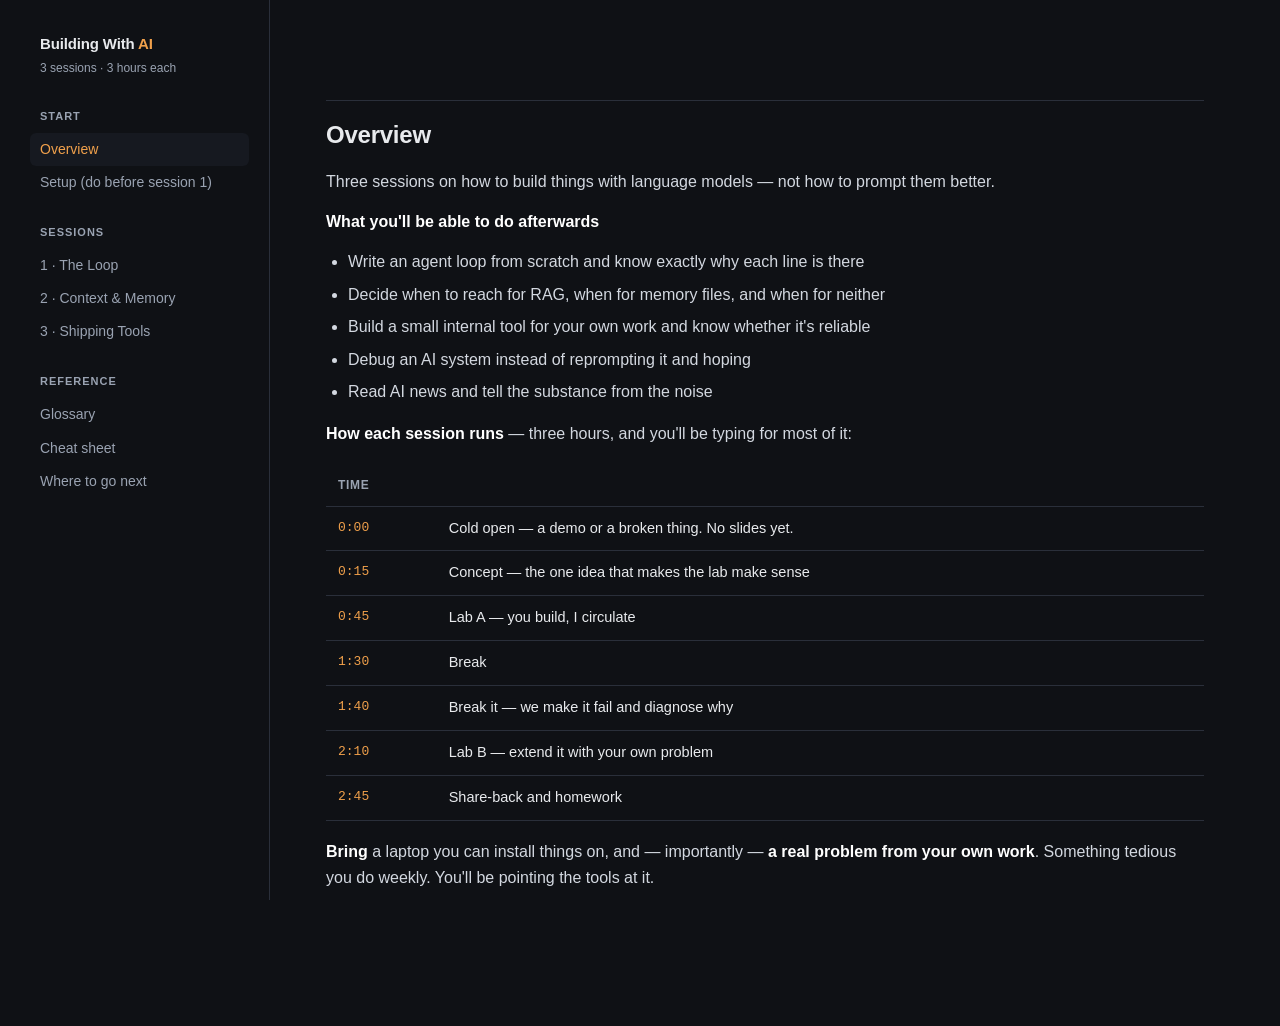
<file: course-legacy.html>
<!DOCTYPE html>
<html lang="en">
<head>
<meta charset="utf-8">
<meta name="viewport" content="width=device-width, initial-scale=1">
<title>Building With AI — a 3-session workshop</title>
<style>
  :root{
    --bg:#0f1115; --panel:#161920; --panel2:#1c2029; --line:#2a2f3a;
    --ink:#e8eaed; --dim:#9aa3b2; --accent:#f0a04b; --accent2:#7dd3a8;
    --code:#0b0d11; --mono:ui-monospace,SFMono-Regular,"SF Mono",Menlo,Consolas,monospace;
  }
  *{box-sizing:border-box}
  html{scroll-behavior:smooth}
  body{
    margin:0; background:var(--bg); color:var(--ink);
    font:16px/1.65 -apple-system,BlinkMacSystemFont,"Segoe UI",Inter,Roboto,sans-serif;
    -webkit-font-smoothing:antialiased;
  }
  a{color:var(--accent); text-decoration:none}
  a:hover{text-decoration:underline}

  /* layout */
  .wrap{display:flex; max-width:1240px; margin:0 auto; gap:0}
  nav{
    width:250px; flex:0 0 250px; padding:32px 20px; position:sticky; top:0;
    height:100vh; overflow-y:auto; border-right:1px solid var(--line);
  }
  main{flex:1; min-width:0; padding:48px 56px 120px}
  @media(max-width:900px){
    .wrap{flex-direction:column}
    nav{width:100%; flex:none; height:auto; position:static; border-right:none; border-bottom:1px solid var(--line)}
    main{padding:32px 20px 80px}
  }

  /* nav */
  .brand{font-weight:700; font-size:15px; letter-spacing:-.01em; margin-bottom:2px}
  .brand span{color:var(--accent)}
  .brand-sub{font-size:12px; color:var(--dim); margin-bottom:28px}
  nav h4{font-size:11px; text-transform:uppercase; letter-spacing:.09em; color:var(--dim); margin:24px 0 8px; font-weight:600}
  nav a{display:block; padding:5px 10px; margin-left:-10px; color:var(--dim); font-size:14px; border-radius:6px}
  nav a:hover{background:var(--panel); color:var(--ink); text-decoration:none}
  nav a.on{color:var(--accent); background:var(--panel)}

  /* type */
  h1{font-size:34px; line-height:1.2; letter-spacing:-.02em; margin:0 0 12px}
  h2{font-size:24px; letter-spacing:-.01em; margin:52px 0 14px; padding-top:14px; border-top:1px solid var(--line)}
  h3{font-size:17px; margin:30px 0 8px}
  h4{font-size:15px; margin:24px 0 6px; color:var(--dim)}
  p{margin:0 0 14px; color:#d3d8e0}
  .lede{font-size:18px; color:var(--dim); margin-bottom:8px}
  ul,ol{margin:0 0 16px; padding-left:22px; color:#d3d8e0}
  li{margin-bottom:6px}
  strong{color:#fff; font-weight:600}
  em{color:var(--accent2); font-style:normal}
  hr{border:0; border-top:1px solid var(--line); margin:40px 0}

  /* components */
  .kicker{font-size:12px; text-transform:uppercase; letter-spacing:.11em; color:var(--accent); font-weight:600; margin-bottom:8px}
  .card{background:var(--panel); border:1px solid var(--line); border-radius:10px; padding:18px 20px; margin:18px 0}
  .card h3{margin-top:0}
  .note{border-left:3px solid var(--accent); background:var(--panel); padding:14px 18px; margin:20px 0; border-radius:0 8px 8px 0}
  .note strong{color:var(--accent)}
  .big{border-left:3px solid var(--accent2); background:var(--panel); padding:16px 20px; margin:24px 0; border-radius:0 8px 8px 0; font-size:17px}
  .big strong{color:var(--accent2)}
  blockquote{border-left:3px solid var(--accent); background:var(--panel); margin:22px 0;
  padding:14px 20px; border-radius:0 8px 8px 0}
  blockquote p{margin:0 0 8px}blockquote p:last-child{margin:0}

  pre{background:var(--code); border:1px solid var(--line); border-radius:8px; padding:16px; overflow-x:auto; margin:16px 0}
  code{font-family:var(--mono); font-size:13.5px}
  p code,li code,td code{background:var(--panel2); padding:1.5px 5px; border-radius:4px; font-size:13px; color:var(--accent2)}
  pre code{color:#cdd6e4}

  table{width:100%; border-collapse:collapse; margin:18px 0; font-size:14.5px}
  th,td{text-align:left; padding:10px 12px; border-bottom:1px solid var(--line); vertical-align:top}
  th{color:var(--dim); font-size:12px; text-transform:uppercase; letter-spacing:.06em; font-weight:600}
  td:first-child{white-space:nowrap; color:var(--accent); font-family:var(--mono); font-size:13px}

  .run{display:grid; grid-template-columns:76px 1fr; gap:0 18px; margin:18px 0}
  .run dt{font-family:var(--mono); font-size:13px; color:var(--accent); padding:9px 0; border-top:1px solid var(--line)}
  .run dd{margin:0; padding:9px 0; border-top:1px solid var(--line)}
  .run dd b{display:block; color:#fff; font-weight:600}
  .run dd span{color:var(--dim); font-size:14px}

  .pill{display:inline-block; font-size:11px; padding:3px 9px; border-radius:999px; background:var(--panel2); color:var(--dim); margin-right:6px; border:1px solid var(--line)}
  .grid2{display:grid; grid-template-columns:1fr 1fr; gap:16px; margin:18px 0}
  @media(max-width:700px){.grid2{grid-template-columns:1fr}}
  .vs{background:var(--panel); border:1px solid var(--line); border-radius:10px; padding:16px 18px}
  .vs h4{margin:0 0 10px; font-size:14px}
  .vs.bad h4{color:#e07a7a}
  .vs.good h4{color:var(--accent2)}
  .vs ul{margin:0; padding-left:18px; font-size:14.5px}

  footer{margin-top:70px; padding-top:24px; border-top:1px solid var(--line); color:var(--dim); font-size:13px}
  section{display:none}
  section.on{display:block}

</style>
</head>
<body>
<div class="wrap">

<nav>
  <div class="brand">Building With <span>AI</span></div>
  <div class="brand-sub">3 sessions · 3 hours each</div>

  <h4>Start</h4>
  <a href="#home">Overview</a>
  <a href="#setup">Setup (do before session 1)</a>

  <h4>Sessions</h4>
  <a href="#s1">1 · The Loop</a>
  <a href="#s2">2 · Context &amp; Memory</a>
  <a href="#s3">3 · Shipping Tools</a>

  <h4>Reference</h4>
  <a href="#glossary">Glossary</a>
  <a href="#cheat">Cheat sheet</a>
  <a href="#further">Where to go next</a>
</nav>


<main>
<section id="home" class="on">
<h2 id="overview">Overview</h2>
<p>Three sessions on how to build things with language models — not how to prompt them better.</p>
<p><strong>What you'll be able to do afterwards</strong></p>
<ul>
<li>Write an agent loop from scratch and know exactly why each line is there</li>
<li>Decide when to reach for RAG, when for memory files, and when for neither</li>
<li>Build a small internal tool for your own work and know whether it's reliable</li>
<li>Debug an AI system instead of reprompting it and hoping</li>
<li>Read AI news and tell the substance from the noise</li>
</ul>
<p><strong>How each session runs</strong> — three hours, and you'll be typing for most of it:</p>
<table>
<thead>
<tr>
<th>Time</th>
<th></th>
</tr>
</thead>
<tbody>
<tr>
<td>0:00</td>
<td>Cold open — a demo or a broken thing. No slides yet.</td>
</tr>
<tr>
<td>0:15</td>
<td>Concept — the one idea that makes the lab make sense</td>
</tr>
<tr>
<td>0:45</td>
<td>Lab A — you build, I circulate</td>
</tr>
<tr>
<td>1:30</td>
<td>Break</td>
</tr>
<tr>
<td>1:40</td>
<td>Break it — we make it fail and diagnose why</td>
</tr>
<tr>
<td>2:10</td>
<td>Lab B — extend it with your own problem</td>
</tr>
<tr>
<td>2:45</td>
<td>Share-back and homework</td>
</tr>
</tbody>
</table>
<p><strong>Bring</strong> a laptop you can install things on, and — importantly — <strong>a real problem from your own work</strong>. Something tedious you do weekly. You'll be pointing the tools at it.</p>

</section>

<section id="setup">
<h2 id="setup-do-this-before-session-1">Setup — do this before session 1</h2>
<p>Twenty minutes at home. Please don't skip it; we lose a third of session 1 otherwise.</p>
<h3 id="what-is-a-terminal">What is a Terminal?</h3>
<p>You're going to use the "Terminal" or "Command Prompt" a lot today. If you've never used one, it's just a text-based way to talk to your computer instead of clicking buttons.
- On a Mac: open Spotlight (Cmd + Space), type "Terminal", and hit enter.
- On Windows: open the Start menu, type "PowerShell", and hit enter.</p>
<h3 id="1-python-310">1. Python 3.10+</h3>
<pre><code class="language-bash">python3 --version
</code></pre>
<p>If that fails or shows something older, install from python.org (or <code>brew install python</code> on a Mac).</p>
<h3 id="2-an-api-key">2. An API key</h3>
<p>An API key is like a paid password for the AI model. We put it in an "environment variable" so our code can use it without us having to paste it into the code itself.</p>
<p>Create one at console.anthropic.com and put $5 on it — far more than this course will use.</p>
<pre><code class="language-bash"># macOS / Linux — add to ~/.zshrc or ~/.bashrc so it persists
export ANTHROPIC_API_KEY=sk-ant-your-key-here

# Windows PowerShell
setx ANTHROPIC_API_KEY &quot;sk-ant-your-key-here&quot;
</code></pre>
<blockquote>
<p><strong>Never</strong> paste a key into a file you might commit, or into a chat window. Keys leak from screenshots more often than from hacks. If you leak one, revoke it in the console — ten seconds, costs nothing.</p>
</blockquote>
<h3 id="3-packages">3. Packages</h3>
<pre><code class="language-bash">cd ai-course
python3 -m pip install -r requirements.txt
</code></pre>
<p>If that fails:</p>
<pre><code class="language-bash">python3 -m pip install anthropic
python3 -m pip install sentence-transformers   # session 2, ~90MB, install ahead of time
</code></pre>
<h3 id="4-the-lab-files">4. The lab files</h3>
<p>Download <code>ai-course/</code>, then check it works:</p>
<pre><code class="language-bash">cd ai-course
python3 labs/lab1_loop.py &quot;list the files you can see&quot;
</code></pre>
<p><strong>What success looks like:</strong> You should see a trace of the agent's thought process, a line saying <code>-&gt; list_files()</code>, and finally an answer listing the files in the directory. If you see that, you're done.</p>
<h3 id="5-obsidian-session-2">5. Obsidian (session 2)</h3>
<p>Free from obsidian.md. Create a vault with a few notes, <strong>real ones if you're comfortable</strong> — searching your own material is far more instructive than dummy text. Ten notes is plenty.</p>
<p>If you do not have notes you can use for session 2, the folder includes <code>sample-vault/</code>:</p>
<pre><code class="language-bash">python3 labs/lab2_rag.py --vault sample-vault --show &quot;what blocked onboarding?&quot;
</code></pre>
<h3 id="troubleshooting-before-you-panic">Troubleshooting: Before you panic</h3>
<p>If things break, don't worry. Check this list first:
- <strong><code>ModuleNotFoundError: No module named 'anthropic'</code></strong>: You didn't install the packages, or you installed them for a different version of Python. Run <code>python3 -m pip install anthropic</code>.
- <strong><code>AuthenticationError</code> or <code>401</code></strong>: Your API key is wrong, or you forgot to run the <code>export</code> command in the <em>current</em> terminal window. Run <code>echo $ANTHROPIC_API_KEY</code> to check if it's set.
- <strong><code>Command not found: python3</code></strong>: Python isn't installed properly. If you're on Windows, try just <code>python</code> instead of <code>python3</code>.</p>
<p>If you get stuck, message me before the session rather than showing up broken.</p>
<hr />

</section>

<section id="s1">
<h2 id="session-1-the-loop">Session 1 — The Loop</h2>
<p><em>By the end of this session, you will have built a working AI agent in ~40 lines of code and understood exactly why every line is there.</em></p>
<h3 id="the-beginner-build-box">The Beginner Build Box</h3>
<p>Before we write code, we need to understand what an AI agent actually <em>does</em>. Open the <strong><a href="workshop.html">Workshop Console</a></strong> (or run <code>node server.js</code> in the <code>ai-course</code> folder and visit <code>http://localhost:8000</code>).</p>
<p>This is a visual "Build Box" that abstracts away the code. It teaches you the core workflow:
1. <strong>Goal:</strong> What you want to achieve.
2. <strong>System Rules:</strong> How the AI should behave.
3. <strong>Context / Notes:</strong> Information the AI needs to know to do the job.
4. <strong>Acceptance Checks:</strong> How you define "done".</p>
<p>Run a job in the Build Box and watch the terminal trace on the right. You'll see the AI plan, draft, check, and finalize. That workflow is the secret to building reliable AI tools. When you run a loop in Python, you're just doing exactly what the Build Box did automatically.</p>
<h3 id="cold-open-the-same-question-five-times">Cold open: the same question, five times</h3>
<p>We ask a model the same question five times and watch the answers differ. This is not a bug and it never goes away. Every design decision in this course exists because <strong>the thing you're building on is non-deterministic</strong>.</p>
<p>If you take one habit from today: <em>run it more than once before you believe it.</em></p>
<h3 id="what-a-model-actually-is">What a model actually is</h3>
<p>Strip the mystique and you have a function:</p>
<pre><code>text in -&gt; probability distribution over the next token -&gt; sample one -&gt; repeat
</code></pre>
<p>Consequences that matter, in order of how often they bite people:</p>
<ul>
<li><strong>It has no memory.</strong> None. A "conversation" is your app resending the entire transcript every turn. When ChatGPT remembers your name, some code stored that and pasted it back in. You'll write that code today.</li>
<li><strong>The context window is the whole world.</strong> If it's not in the prompt, it doesn't exist to the model — no matter how true or important it is.</li>
<li><strong>It can't do anything.</strong> A model emits text. It cannot read your file or send your email unless you wrote a function that does that and wired it up.</li>
<li><strong>Same input, different output.</strong> See above. Plan for it.</li>
</ul>
<blockquote>
<p><strong>Tokens:</strong> models see chunks of characters, not words — roughly 4 characters per token in English. Useful because you pay per token, latency scales with tokens, and the context window is measured in them. It also explains the classic party-trick failures: counting letters in a word is hard when you can't see letters.</p>
</blockquote>
<h3 id="the-main-event-recursive-prompting-vs-a-loop">The main event: recursive prompting vs a loop</h3>
<p><strong>Recursive prompting — you are the loop</strong></p>
<ol>
<li>Ask the model something</li>
<li>Read the answer</li>
<li>Copy it into a terminal or a doc</li>
<li>Copy the result back into the chat</li>
<li>"That's not quite right, try again"</li>
<li>Repeat until it's good or you give up</li>
</ol>
<p><strong>An agent loop — code is the loop</strong></p>
<ol>
<li>Give the model a goal and some tools</li>
<li>It requests a tool call</li>
<li><em>Your code runs it</em></li>
<li><em>Your code feeds the result back</em></li>
<li>Repeat until it stops asking</li>
<li>Go do something else meanwhile</li>
</ol>
<p>The difference isn't convenience. Three things change qualitatively:</p>
<ul>
<li><strong>It can react to what it finds.</strong> With copy-paste <em>you</em> decide the next step. In a loop the model sees the actual output — the real error, the real file contents — and adapts. You never wrote that branching logic.</li>
<li><strong>It runs while you don't.</strong> Twenty steps at 3am is the same effort as one.</li>
<li><strong>It's a program.</strong> Programs can be versioned, tested, scheduled, and handed to a colleague. Your clipboard technique can't.</li>
</ul>
<p><strong>The loop, in full:</strong></p>
<pre><code class="language-python">while True:
    response = model(messages, tools)
    messages.append(response)

    if response.stop_reason != &quot;tool_use&quot;:
        break                      # model has nothing left to ask for

    for call in response.tool_calls:
        result = run(call)         # YOUR code, YOUR permissions
        messages.append(result)    # goes back in as a user turn
</code></pre>
<p>That is the architecture behind every coding agent, research agent, and "autonomous" product you've read about. The rest is tools, prompts, and guardrails.</p>
<h3 id="lab-a-build-the-loop">Lab A — build the loop</h3>
<p>Open <code>lab1_loop.py</code>. <strong>Read it top to bottom before running anything</strong> — it's short and every line earns its place.</p>
<pre><code class="language-bash">python3 labs/lab1_loop.py &quot;Read notes.txt and write actions.md with only the items needing a decision&quot;
</code></pre>
<p>Then exercises 1–3 in the file. Exercise 1 is the one to actually do: delete the file the agent needs and watch it recover from a situation you never coded for.</p>
<h3 id="now-break-it">Now break it</h3>
<p>Failures are the curriculum.</p>
<table>
<thead>
<tr>
<th>Break</th>
<th>What you should learn</th>
</tr>
</thead>
<tbody>
<tr>
<td><code>max_turns = 2</code></td>
<td>Loops need limits, and hitting the limit must fail <em>visibly</em>. Silent truncation is how agents lie to you.</td>
</tr>
<tr>
<td>Tool always errors</td>
<td>Errors belong in the transcript, not as exceptions. The model reads them and routes around them.</td>
</tr>
<tr>
<td>Vague tool description</td>
<td>Tool descriptions <em>are</em> prompt engineering. Most "the agent is dumb" problems are "my tool description was ambiguous."</td>
</tr>
<tr>
<td>Run same task 3×</td>
<td>Different paths, same-ish result. Now imagine debugging this from a screenshot a colleague sent you.</td>
</tr>
<tr>
<td>Delete the sandbox check</td>
<td>Ask it to read <code>../../.ssh/id_rsa</code>. The prompt is not a security boundary. The <em>tool</em> is.</td>
</tr>
</tbody>
</table>
<blockquote>
<p><strong>Rule worth writing down:</strong> never enforce a constraint in the prompt that you could enforce in the tool. Prompts are requests. Code is a boundary.</p>
</blockquote>
<h3 id="lab-b-your-own-tool">Lab B — your own tool</h3>
<p>Add one tool relevant to your actual work. Ideas that fit in 30 minutes:</p>
<ul>
<li><code>search_files(query)</code> — grep across a folder</li>
<li><code>run_sql(query)</code> — read-only, against a local SQLite file</li>
<li><code>fetch_url(url)</code> — pull a page and strip the tags</li>
<li><code>send_slack(channel, text)</code> — with a dry-run flag, obviously</li>
</ul>
<p>Then give the agent a task that <em>needs</em> two tools in sequence. That's when it stops feeling like a chatbot.</p>
<h3 id="homework">Homework</h3>
<p>Point your loop at one real, tedious thing from your week. Bring it to session 2 — <strong>especially if it failed.</strong> Failures make better teaching than successes.</p>

</section>

<section id="s2">
<h2 id="session-2-context-memory">Session 2 — Context &amp; Memory</h2>
<p><em>By the end of this session, you will know how to give an AI access to your own private documents, and how to build a memory system that remembers facts across sessions.</em></p>
<p><em>The model only knows what's in front of it. Your job is deciding what goes there.</em></p>
<h3 id="cold-open-your-homework-debugged-live">Cold open: your homework, debugged live</h3>
<p>Two volunteers. We look at what actually went into the context window when it failed. Nine times out of ten the fix is there and not in the prompt wording.</p>
<h3 id="context-engineering">Context engineering</h3>
<p>"Prompt engineering" undersells it. In a real system the prompt is assembled at runtime from many sources, and the assembly is the engineering:</p>
<pre><code>[ system prompt      ]  who it is, what it must never do
[ tool definitions   ]  what it can do
[ retrieved chunks   ]  facts pulled for THIS question      &lt;- RAG
[ memory             ]  durable facts about this user
[ conversation       ]  what's been said so far
[ the actual question]
</code></pre>
<p>Two constraints shape everything:</p>
<ul>
<li><strong>Space.</strong> The window is finite, and cost and latency both scale with what you put in it.</li>
<li><strong>Attention.</strong> More context is not better. Bury the important line among forty irrelevant ones and the model will miss it — the same way you would. The degradation on long, cluttered contexts is often called <em>context rot</em>. Precision beats volume.</li>
</ul>
<blockquote>
<p><strong>The whole game:</strong> get the right few thousand tokens into the window, and as little else as possible.</p>
</blockquote>
<h3 id="rag-demystified">RAG, demystified</h3>
<p>Retrieval-Augmented Generation is one sentence: <strong>search for relevant text, paste it into the prompt, ask the question.</strong> That's the entire idea. Intimidating name, about fifteen lines of core logic.</p>
<pre><code>question -&gt; search your documents -&gt; top 5 chunks -&gt; stuff into prompt -&gt; answer
</code></pre>
<p>The interesting part: <em>search</em> is where all the difficulty lives, and search is a well-understood forty-year-old discipline with nothing to do with AI.</p>
<p><strong>Chunking — the decision nobody talks about.</strong> You can't retrieve whole documents, so you split them. How you split determines your ceiling; no embedding model rescues bad chunks.</p>
<ul>
<li><strong>Too small:</strong> precise matches, but the retrieved piece lacks the context to be useful</li>
<li><strong>Too big:</strong> full of context, but one relevant sentence gets diluted by nine irrelevant ones</li>
<li><strong>Best default:</strong> split on structure a human already put there — headings, sections, slides. In a notes vault a <code>##</code> heading is a free semantic boundary. Use it.</li>
</ul>
<p><strong>Two ways to search, and neither wins:</strong></p>
<table>
<thead>
<tr>
<th></th>
<th>Keyword (BM25)</th>
<th>Embeddings</th>
</tr>
</thead>
<tbody>
<tr>
<td>finds</td>
<td>exact words, rare terms</td>
<td>similar meaning</td>
</tr>
<tr>
<td>great at</td>
<td>names, IDs, error codes, jargon</td>
<td>vague or fuzzy questions</td>
</tr>
<tr>
<td>fails at</td>
<td>synonyms — "salary" misses "compensation"</td>
<td>exact strings — invoice #4471</td>
</tr>
<tr>
<td>cost</td>
<td>free, instant, no deps</td>
<td>needs a model, an index, maintenance</td>
</tr>
</tbody>
</table>
<p>Most teams jump straight to a vector database and never try keyword search. For a few thousand documents BM25 is often as good, and it's twenty lines with no infrastructure. <strong>Try the boring thing first.</strong> Production systems typically run both and merge.</p>
<h3 id="lab-a-rag-over-your-own-notes">Lab A — RAG over your own notes</h3>
<pre><code class="language-bash">python3 labs/lab2_rag.py --vault ~/YourVault &quot;what did I decide about X?&quot;
python3 labs/lab2_rag.py --vault ~/YourVault --mode embed &quot;what did I decide about X?&quot;
</code></pre>
<p>Exercises 1–3. Exercise 3 is the important one: find a question the system answers <em>confidently and wrongly</em>, then use <code>--show</code> to inspect what was retrieved.</p>
<blockquote>
<p><strong>What you'll find:</strong> the retrieval was bad, not the model. Most complaints about hallucination in RAG systems are complaints about search quality wearing a costume.</p>
</blockquote>
<h3 id="memory">Memory</h3>
<p>RAG answers "what do my documents say?". Memory answers "what do you know about <em>me</em>?". Different problem: memory is small, written by the assistant, and must survive across sessions.</p>
<p>There are two main patterns for giving an AI agent persistent memory: using raw markdown files, and using an integrated service like GBrain.</p>
<h3 id="pattern-1-obsidian-files-and-folders">Pattern 1: Obsidian (Files and Folders)</h3>
<p>For personal and small-team memory, markdown files in a folder beat a database on nearly every axis that matters:
- You can <strong>read them</strong>. Try inspecting what a memory product decided to store about you.
- You can <strong>edit them</strong> when they're wrong — with a text editor, right now.
- <code>git diff</code> shows exactly what your assistant learned this week.
- They're yours. No lock-in, readable in 2040.</p>
<p><strong>Obsidian</strong> is a local-first markdown knowledge base that provides a lovely front end for these files.
- <strong>What it is:</strong> A free tool to read, write, and link markdown files.
- <strong>Install:</strong> Download from <a href="https://obsidian.md">obsidian.md</a> or run <code>brew install --cask obsidian</code> on Mac.
- <strong>How to use it:</strong> Create a "vault" (which is just a folder on your computer). Then point our Python agent at that folder using <code>export MEMORY_DIR=~/path/to/your/vault</code>. The agent will read and write <code>.md</code> files right into your vault.</p>
<h3 id="pattern-2-gbrain-managed-memory">Pattern 2: GBrain (Managed Memory)</h3>
<p>If you are building in the Google ecosystem, <strong>GBrain</strong> (Gemini's long-term context memory system) offers a managed alternative.
- <strong>What it is:</strong> Instead of reading and writing raw <code>.md</code> files, the Gemini model inherently remembers context, preferences, and facts about you across sessions.
- <strong>How to use it:</strong> When using Gemini, you can often reference your "brain" or <code>@gemini</code> to pull in long-term context.
- <strong>The Tradeoff:</strong> GBrain is effortless and scales well, but it is less manually inspectable than opening a markdown file.</p>
<p><em>Which should you use?</em> Start with files (Obsidian) so you can physically see how memory works. Graduate to managed services (GBrain) when managing the files becomes tedious.</p>
<h3 id="three-rules-that-make-memory-work">Three rules that make memory work</h3>
<ul>
<li><strong>Write self-contained sentences.</strong> "Caleb decided on usage-based pricing", never "he decided on that". Memory is read out of context by definition.</li>
<li><strong>Date everything.</strong> Undated memory rots invisibly — you can't tell a current fact from a superseded one.</li>
<li><strong>Retrieval discipline beats storage.</strong> Memory that never gets looked up is a diary. The system prompt telling it <em>when to search</em> matters more than the tools.</li>
</ul>
<h3 id="lab-b-memory-in-your-vault">Lab B — memory in your vault</h3>
<pre><code class="language-bash">export MEMORY_DIR=~/YourVault/memory
python3 labs/lab3_memory.py &quot;we're going with usage-based pricing, decided today&quot;
python3 labs/lab3_memory.py &quot;what did I decide about pricing?&quot;
</code></pre>
<p>Separate processes, no shared context — the second command only works because of what the first wrote to disk. Then <strong>open the folder and read the files.</strong></p>
<p>Exercise 2 is where it gets real: contradict yourself and watch memory become self-inconsistent. Every memory system faces this. There's no clean answer, which is the point.</p>
<h3 id="homework_1">Homework</h3>
<p>Run the memory agent for a week of real use. Bring the folder to session 3. It'll be messier than you expect, and that mess is session 3's opening.</p>

</section>

<section id="s3">
<h2 id="session-3-shipping-internal-tools">Session 3 — Shipping Internal Tools</h2>
<p><em>By the end of this session, you will understand the difference between a flaky demo and a reliable tool, and you will build a complete workflow for your own job.</em></p>
<p><em>The distance between a demo that works and a tool people trust.</em></p>
<h3 id="cold-open-a-week-of-memory">Cold open: a week of memory</h3>
<p>We look at someone's real memory folder after a week. Duplicates, stale facts, junk topics. Nothing was broken — this is what unmaintained AI systems look like, and it's why the rest of today is about the unglamorous parts.</p>
<blockquote>
<p><strong>The gap:</strong> a demo needs to work once, for you, with you watching. An internal tool needs to work most times, for people who won't notice when it's wrong. That second requirement is a completely different engineering problem.</p>
</blockquote>
<h3 id="evals">Evals</h3>
<p>An eval is a list of inputs and what a correct output looks like. That's it. You don't need a framework; you need to write down what "correct" means, which is genuinely hard and is precisely why people skip it.</p>
<p>Without evals you're doing this: change the prompt, try one example, it looks better, ship it. You have no idea if you improved anything or broke three other cases.</p>
<p><strong>What makes a suite good:</strong></p>
<ul>
<li><strong>Hard cases, not easy ones.</strong> Ten nasty examples beat a hundred obvious ones. Ambiguous inputs, multi-issue inputs, the polite email that's actually an emergency.</li>
<li><strong>Run each case several times.</strong> Non-determinism means a case can pass at 60%. A suite that runs each case once will lie to you with a straight face.</li>
<li><strong>Write them before you tune</strong>, or you'll unconsciously write tests your current prompt already passes.</li>
<li><strong>Anything under 100% is a defect</strong>, not noise.</li>
</ul>
<h3 id="lab-a-the-eval-harness">Lab A — the eval harness</h3>
<pre><code class="language-bash">python3 labs/lab4_eval.py
</code></pre>
<p>Note the score, then improve the prompt to raise it. Then do exercise 3: add the reasonable-sounding instruction <em>"always err on the side of high urgency so nothing gets missed"</em> and watch the score drop. That moment — an obviously-good change measurably making things worse — is the argument for the whole practice.</p>
<p>Then add three cases from your own domain. Notice how hard it is to write down what correct means. That difficulty <em>is</em> the work.</p>
<h3 id="guardrails">Guardrails</h3>
<p>Assume the model will occasionally do the wrong thing, because it will. Design so that's survivable.</p>
<table>
<thead>
<tr>
<th>Principle</th>
<th>In practice</th>
</tr>
</thead>
<tbody>
<tr>
<td>least privilege</td>
<td>Read-only DB user. Scoped API token. A folder, not a filesystem.</td>
</tr>
<tr>
<td>reversible</td>
<td>Draft, don't send. Stage, don't commit. Soft delete.</td>
</tr>
<tr>
<td>human gate</td>
<td>Anything that spends money, emails a customer, or deletes data.</td>
</tr>
<tr>
<td>constrain in code</td>
<td>If the tool can't do it, no prompt injection can make it happen.</td>
</tr>
<tr>
<td>log everything</td>
<td>Full transcripts. When it misbehaves you need to see what it saw.</td>
</tr>
<tr>
<td>budget the loop</td>
<td>Turn limits, token limits, timeouts. Runaway loops are expensive.</td>
</tr>
</tbody>
</table>
<blockquote>
<p><strong>Prompt injection:</strong> if your agent reads untrusted text — web pages, incoming email, user uploads — assume that text can contain instructions and that the model may follow them. There's no reliable prompt-level fix. The mitigation is architectural: limit what the tools can do, and gate anything irreversible behind a human.</p>
</blockquote>
<h3 id="mcp-briefly">MCP, briefly</h3>
<p>You wrote tools by hand in session 1. MCP (Model Context Protocol) is a standard way to package tools so any AI client can use them, rather than each app reimplementing a Slack integration. It's a plug format, not magic.</p>
<p>Practical advice: <strong>use existing MCP servers, write your own only when nothing fits.</strong> Most of what you want already exists. And the same guardrails apply — a server someone else wrote still runs with whatever permissions you hand it.</p>
<h3 id="choosing-what-to-build-3-worked-examples">Choosing what to build (3 Worked Examples)</h3>
<p>The best internal tools are boring and specific. Good candidates take text in, apply a set of rules, and output text that a human reviews. Not everything should be an AI feature — knowing when NOT to use a model makes you credible.</p>
<p>Here are three concrete examples of what a reliable tool looks like. Notice the structure: Input -&gt; Rules -&gt; Checks -&gt; Output.</p>
<h4 id="example-1-meeting-follow-up-extractor">Example 1: Meeting Follow-Up Extractor</h4>
<ul>
<li><strong>Goal:</strong> Turn messy raw notes into a clean list of action items.</li>
<li><strong>Input:</strong> Raw stream-of-consciousness meeting notes.</li>
<li><strong>System Rules:</strong> "You are a practical assistant. Separate decisions from tasks. Keep it short."</li>
<li><strong>Acceptance Checks (Evals):</strong></li>
<li>Does every action have an owner or explicitly say 'owner needed'?</li>
<li>Are decisions clearly separated from simple tasks?</li>
<li>Is it short enough to paste directly into Slack?</li>
<li><strong>Output:</strong> A formatted bulleted list ready for review.</li>
</ul>
<h4 id="example-2-customer-email-triage">Example 2: Customer Email Triage</h4>
<ul>
<li><strong>Goal:</strong> Classify incoming emails to route them correctly.</li>
<li><strong>Input:</strong> "We were charged twice for invoice 4471 and the export is missing data. Finance is blocked."</li>
<li><strong>System Rules:</strong> "Reply with JSON only containing category, urgency, and a one-sentence summary. Urgency is high only if a customer is blocked or money moved."</li>
<li><strong>Acceptance Checks (Evals):</strong></li>
<li>Is the output strictly valid JSON?</li>
<li>Does the urgency correctly identify the billing/blocking issue?</li>
<li><strong>Output:</strong> <code>{"category": "billing", "urgency": "high", "summary": "Customer charged twice for invoice 4471 and export is broken."}</code></li>
</ul>
<h4 id="example-3-invoice-explainer">Example 3: Invoice Explainer</h4>
<ul>
<li><strong>Goal:</strong> Help non-technical staff understand complex cloud billing line items.</li>
<li><strong>Input:</strong> A dense JSON or CSV dump of AWS/GCP line items.</li>
<li><strong>System Rules:</strong> "Explain these charges to a small business owner. Do not use acronyms without defining them."</li>
<li><strong>Acceptance Checks (Evals):</strong></li>
<li>Are all acronyms defined?</li>
<li>Is the total cost accurate and easy to find?</li>
<li>Is the tone helpful and non-technical?</li>
<li><strong>Output:</strong> A three-paragraph plain-English summary of where their money went.</li>
</ul>
<h3 id="lab-b-build-the-thing">Lab B — build the thing</h3>
<p>The remaining time is yours. Build something for your actual job using pieces from all three sessions. Target scope: <strong>one loop, two or three tools, five eval cases.</strong> Deliberately small — a working small thing beats an ambitious broken thing, and you have fifty minutes.</p>
<h3 id="demos">Demos</h3>
<p>Five minutes each. Show it working, then show where it breaks and what you'd fix next. <strong>The breakage is the interesting part</strong> — if everything worked, the demo was too easy.</p>
<h3 id="where-this-goes">Where this goes</h3>
<p>You now have the primitives — loops, context, retrieval, memory, evals, guardrails. Everything else in this field is a recombination of those, and you'll find the announcements much easier to read now.</p>
<p>The single highest-leverage habit from here: <strong>keep an eval suite for anything you rely on.</strong> It's what lets you upgrade models, rewrite prompts, and refactor without fear.</p>

</section>

<section id="glossary">
<h2 id="glossary">Glossary</h2>
<p>A quick reference for the terms used throughout this course.</p>
<ul>
<li><strong>Token:</strong> The fundamental unit a model reads and writes. Roughly 4 characters or 3/4 of a word in English. Models do not see words or letters.</li>
<li><strong>Context Window:</strong> The model's short-term memory. If it is not in the context window, the model does not know it. Measured in tokens.</li>
<li><strong>RAG (Retrieval-Augmented Generation):</strong> A pattern for giving models facts. You search a database, copy the relevant chunks of text, paste them into the prompt, and ask the model to read them.</li>
<li><strong>Chunking:</strong> The process of breaking a large document into smaller pieces (chunks) so they can fit into the context window when retrieved via RAG.</li>
<li><strong>BM25:</strong> A classic keyword search algorithm. Excellent for finding exact names, IDs, and error codes.</li>
<li><strong>Embedding / Vector Search:</strong> A way of turning text into a list of numbers so you can search by <em>meaning</em> rather than exact words. Excellent for vague questions, bad at exact IDs.</li>
<li><strong>Prompt Injection:</strong> When untrusted text (like an incoming email) contains instructions that the model follows instead of your system prompt.</li>
<li><strong>MCP (Model Context Protocol):</strong> An open standard for packaging tools so that any AI assistant can use them, removing the need to write custom tools from scratch.</li>
</ul>
<hr />

</section>

<section id="cheat">
<h2 id="cheat-sheet">Cheat sheet</h2>
<p><strong>Mental models</strong></p>
<ul>
<li>A model is a function from text to text. It has no memory and can't do anything on its own.</li>
<li>An agent is a while loop around that function with tools attached. Forty lines.</li>
<li>The context window is the model's entire world. If it's not in there, it doesn't exist.</li>
<li>RAG is search plus paste. The hard part is the search.</li>
<li>Memory is a folder of markdown files until you prove otherwise.</li>
<li>An eval is a list of cases and expected outputs. No framework required.</li>
</ul>
<p><strong>Rules of thumb</strong></p>
<table>
<thead>
<tr>
<th></th>
<th></th>
</tr>
</thead>
<tbody>
<tr>
<td>run it 3×</td>
<td>Non-determinism means one run tells you almost nothing.</td>
</tr>
<tr>
<td>tool &gt; prompt</td>
<td>Never enforce in the prompt what you can enforce in code.</td>
</tr>
<tr>
<td>errors in-band</td>
<td>Return errors to the model as text so it can recover.</td>
</tr>
<tr>
<td>boring search first</td>
<td>Try BM25 before you stand up a vector database.</td>
</tr>
<tr>
<td>less context</td>
<td>Precision beats volume. Long cluttered prompts degrade.</td>
</tr>
<tr>
<td>date your memory</td>
<td>Undated facts rot without telling you.</td>
</tr>
<tr>
<td>self-contained facts</td>
<td>"Caleb chose X", never "he chose that".</td>
</tr>
<tr>
<td>evals before tuning</td>
<td>Or you'll write tests your prompt already passes.</td>
</tr>
<tr>
<td>gate the irreversible</td>
<td>Money, customers, deletion — human in the loop.</td>
</tr>
<tr>
<td>log transcripts</td>
<td>You can't debug what you can't see.</td>
</tr>
</tbody>
</table>
<p><strong>Debugging checklist</strong> — when an AI system misbehaves, in this order:</p>
<ol>
<li><strong>Print the full context.</strong> What actually went into the window? Usually the answer is here.</li>
<li><strong>Check retrieval.</strong> Was the needed information even retrieved? Inspect the chunks.</li>
<li><strong>Run it 3 more times.</strong> Consistent failure or flaky? Completely different bugs.</li>
<li><strong>Read the tool descriptions</strong> as if you'd never seen them. Ambiguous?</li>
<li><strong>Check the tool results.</strong> Did a tool silently return an error string the model then trusted?</li>
<li><strong>Only now</strong> edit the prompt — and add an eval case first, so you can tell if it helped.</li>
</ol>
<p><strong>The loop, from memory</strong></p>
<pre><code class="language-python">messages = [user_task]
while True:
    r = model(messages, tools)
    messages.append(r)
    if r.stop_reason != &quot;tool_use&quot;:
        break
    for call in r.tool_calls:
        messages.append(run(call))   # errors included
</code></pre>

</section>

<section id="further">
<h2 id="where-to-go-next">Where to go next</h2>
<p><strong>Do these first</strong></p>
<ul>
<li><strong>Rebuild the loop from scratch</strong>, no reference. If you can do it from memory you understand agents better than most people writing about them.</li>
<li><strong>Keep an eval suite</strong> for one tool you actually use. This is the habit that compounds.</li>
<li><strong>Use a coding agent daily</strong> for a fortnight. Watching a well-built loop work is the fastest way to develop taste for what these systems can do.</li>
</ul>
<p><strong>Worth reading</strong></p>
<ul>
<li>docs.claude.com — the tool use and agent sections are unusually practical</li>
<li>Anthropic's engineering blog — particularly on building effective agents and context engineering</li>
<li>Simon Willison's blog — consistently the best signal-to-noise on what's actually new</li>
</ul>
<p><strong>Be sceptical of</strong></p>
<ul>
<li><strong>Any framework that hides the loop.</strong> Once it's abstracted away you can't debug it, and debugging is most of the job.</li>
<li><strong>Benchmark numbers</strong> without a task that resembles yours.</li>
<li><strong>"Autonomous agents"</strong> — mostly the same loop plus optimism.</li>
<li><strong>Anyone who never mentions evals.</strong> Reliable correlates tellingly with boring.</li>
</ul>
<hr />
</section>
</main>
</div>

<script>
(function(){
  var sections = document.querySelectorAll('section');
  var links = document.querySelectorAll('nav a');

  function show(id){
    var found = false;
    sections.forEach(function(s){
      var on = s.id === id;
      s.classList.toggle('on', on);
      if(on) found = true;
    });
    if(!found){ document.getElementById('home').classList.add('on'); id = 'home'; }
    links.forEach(function(a){
      a.classList.toggle('on', a.getAttribute('href') === '#' + id);
    });
    window.scrollTo(0,0);
  }

  function route(){ show((location.hash || '#home').slice(1)); }
  window.addEventListener('hashchange', route);
  route();
})();
</script>

</body>
</html>
</file>
